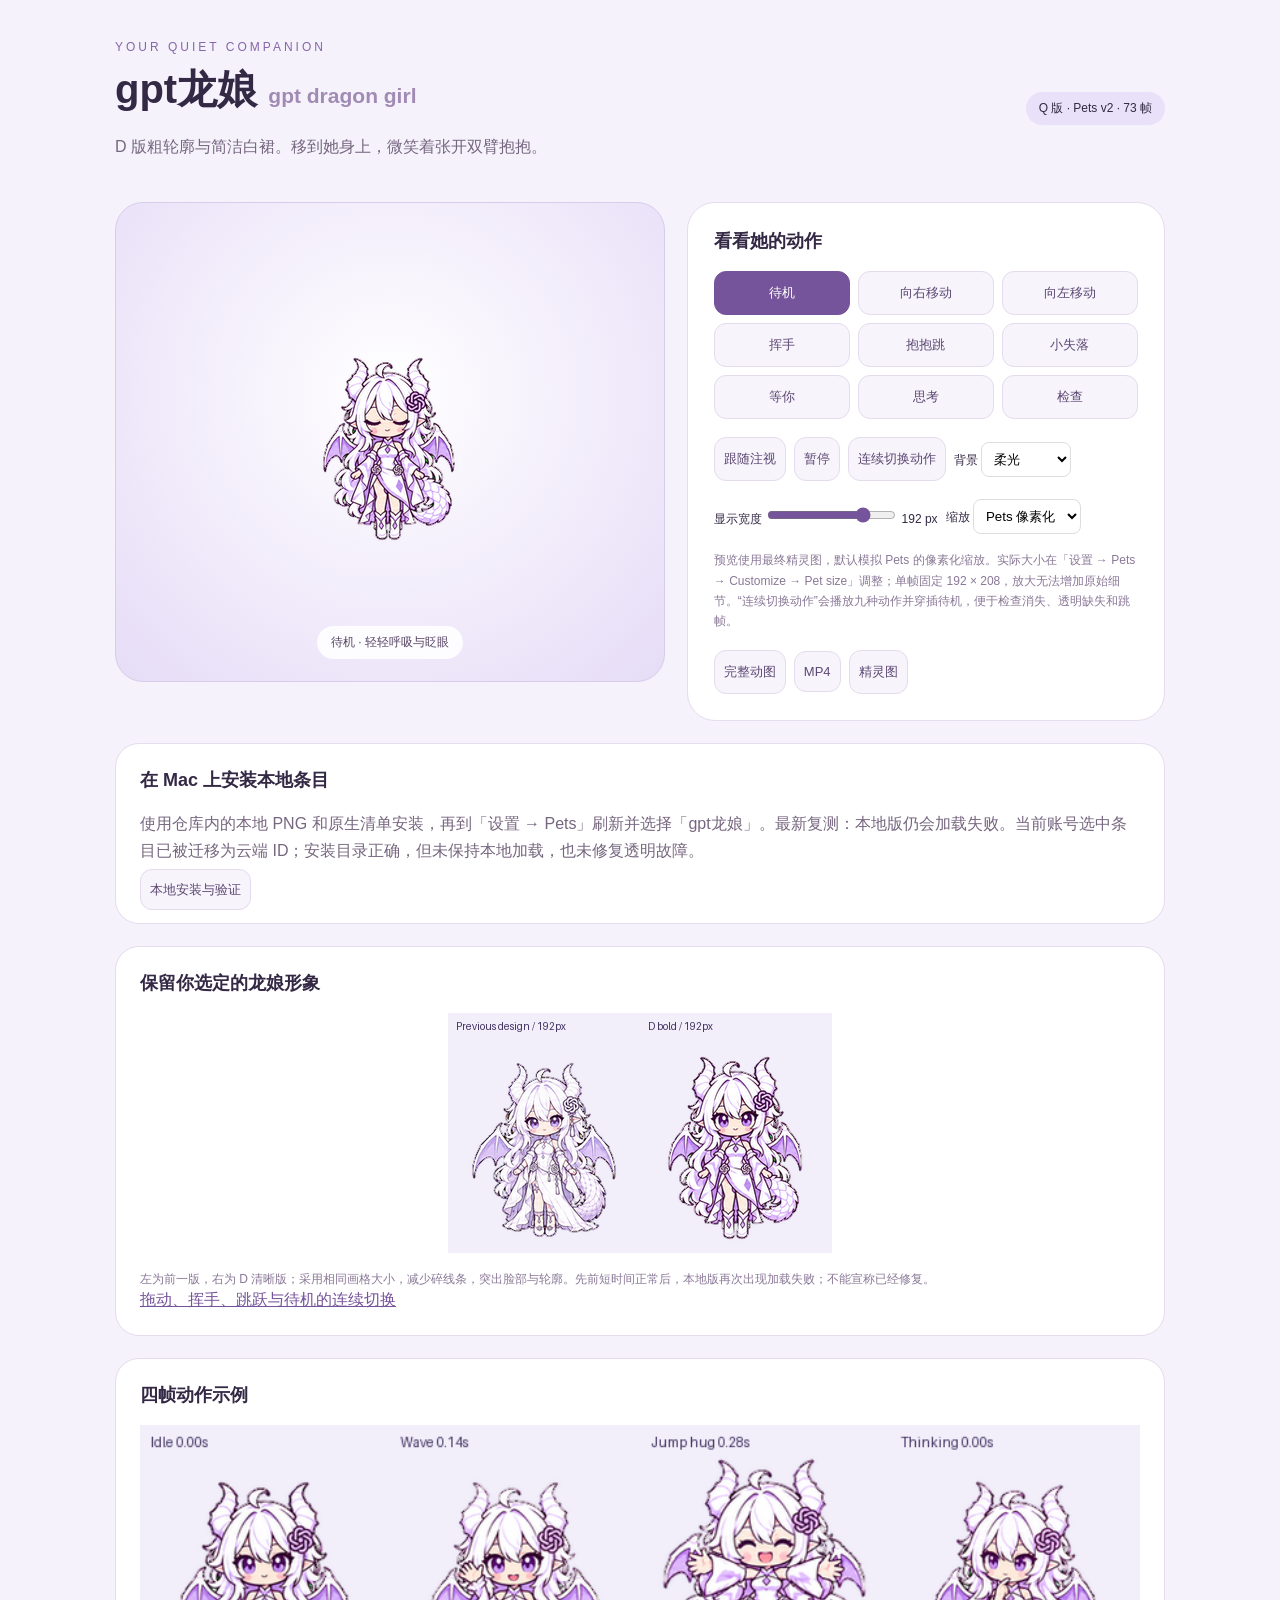
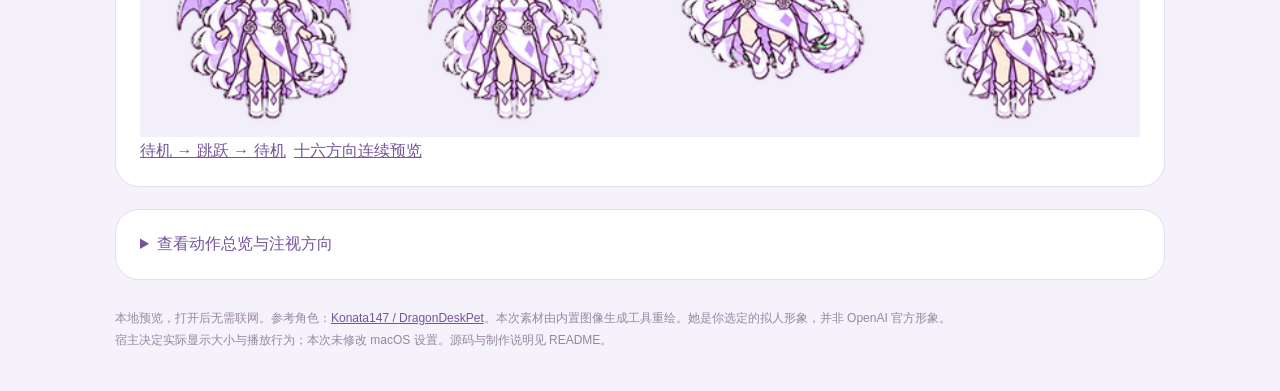
<file: index.html>
<!doctype html><html lang="zh-CN"><meta charset="utf-8"><meta name="viewport" content="width=device-width,initial-scale=1"><title>gpt龙娘 · D 清晰版与微笑抱抱</title>
<link rel="stylesheet" href="styles.css"><main><header><div><div class="eyebrow">YOUR QUIET COMPANION</div><h1>gpt龙娘 <span style="font-size:21px;color:#a18bb4">gpt dragon girl</span></h1><p>D 版粗轮廓与简洁白裙。移到她身上，微笑着张开双臂抱抱。</p></div><span class="tag">Q 版 · Pets v2 · 73 帧</span></header>
<div class="workspace"><div id="stage" class="stage"><div id="pet" class="pet" role="img" aria-label="gpt龙娘动画预览"></div><div id="caption" class="caption">待机 · 轻轻呼吸与眨眼</div></div><div class="controls"><h2>看看她的动作</h2><div class="states" id="states"></div><div class="row"><button id="look">跟随注视</button><button id="pause">暂停</button><button id="cycle">连续切换动作</button><label style="font-size:12px">背景 <select id="theme"><option value="">柔光</option><option value="dark">深色</option><option value="checker">透明网格</option></select></label></div><div class="row"><label style="font-size:12px">显示宽度 <input id="size" type="range" min="80" max="224" step="1" value="192"> <output id="size-value">192 px</output></label><label style="font-size:12px">缩放 <select id="smoothing"><option value="pixelated">Pets 像素化</option><option value="auto">平滑参考</option></select></label></div><p class="hint">预览使用最终精灵图，默认模拟 Pets 的像素化缩放。实际大小在「设置 → Pets → Customize → Pet size」调整；单帧固定 192 × 208，放大无法增加原始细节。“连续切换动作”会播放九种动作并穿插待机，便于检查消失、透明缺失和跳帧。</p><div class="row links"><a class="button" href="assets/preview.gif">完整动图</a><a class="button" href="assets/preview.mp4">MP4</a><a class="button" href="assets/spritesheet.png" download>精灵图</a></div></div></div>
<div class="section"><h2>在 Mac 上安装本地条目</h2><p>使用仓库内的本地 PNG 和原生清单安装，再到「设置 → Pets」刷新并选择「gpt龙娘」。最新复测：本地版仍会加载失败。当前账号选中条目已被迁移为云端 ID；安装目录正确，但未保持本地加载，也未修复透明故障。</p><a class="button" href="local-install.html">本地安装与验证</a></div><div class="section"><h2>保留你选定的龙娘形象</h2><img class="comparison" src="assets/comparison.png" alt="同一192像素画格内的旧版与Q版对比"><p class="hint">左为前一版，右为 D 清晰版；采用相同画格大小，减少碎线条，突出脸部与轮廓。先前短时间正常后，本地版再次出现加载失败；不能宣称已经修复。</p><a href="assets/movement-transitions.gif">拖动、挥手、跳跃与待机的连续切换</a></div><div class="section"><h2>四帧动作示例</h2><img class="proof" src="assets/motion-stills.png" alt="待机、挥手、跳跃顶点和思考的四个最终精灵帧"><div class="links"><a href="assets/idle-jump-idle.gif">待机 → 跳跃 → 待机</a><a href="assets/look-loop.gif">十六方向连续预览</a></div></div>
<details class="section"><summary>查看动作总览与注视方向</summary><img class="sheet" src="assets/contact-sheet.png" alt="全部动画帧总览"><img class="sheet" src="assets/directions.png" alt="十六方向注视检查图"></details>
<footer>本地预览，打开后无需联网。参考角色：<a href="https://github.com/Konata147/DragonDeskPet">Konata147 / DragonDeskPet</a>。本次素材由内置图像生成工具重绘。她是你选定的拟人形象，并非 OpenAI 官方形象。<br>宿主决定实际显示大小与播放行为；本次未修改 macOS 设置。源码与制作说明见 README。</footer></main>
<script src="preview.js"></script></html>
</file>
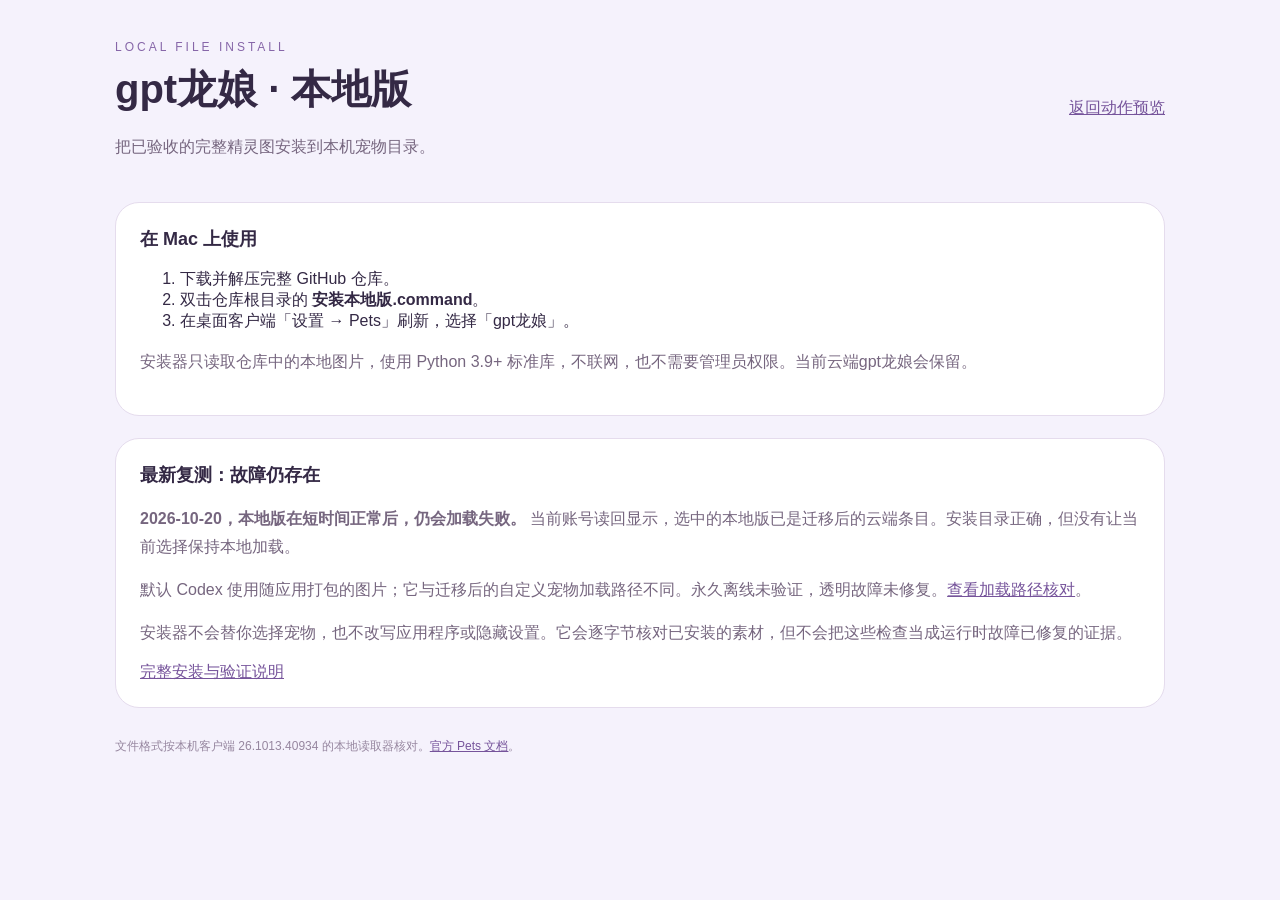
<file: local-install.html>
<!doctype html><html lang="zh-CN"><meta charset="utf-8"><meta name="viewport" content="width=device-width,initial-scale=1"><title>gpt龙娘 · 本地安装</title><link rel="stylesheet" href="styles.css"><main><header><div><div class="eyebrow">LOCAL FILE INSTALL</div><h1>gpt龙娘 · 本地版</h1><p>把已验收的完整精灵图安装到本机宠物目录。</p></div><a href="index.html">返回动作预览</a></header><div class="section"><h2>在 Mac 上使用</h2><ol><li>下载并解压完整 GitHub 仓库。</li><li>双击仓库根目录的 <strong>安装本地版.command</strong>。</li><li>在桌面客户端「设置 → Pets」刷新，选择「gpt龙娘」。</li></ol><p>安装器只读取仓库中的本地图片，使用 Python 3.9+ 标准库，不联网，也不需要管理员权限。当前云端gpt龙娘会保留。</p></div><div class="section"><h2>最新复测：故障仍存在</h2><p><strong>2026-10-20，本地版在短时间正常后，仍会加载失败。</strong> 当前账号读回显示，选中的本地版已是迁移后的云端条目。安装目录正确，但没有让当前选择保持本地加载。</p><p>默认 Codex 使用随应用打包的图片；它与迁移后的自定义宠物加载路径不同。永久离线未验证，透明故障未修复。<a href="docs/display-troubleshooting.md">查看加载路径核对</a>。</p><p>安装器不会替你选择宠物，也不改写应用程序或隐藏设置。它会逐字节核对已安装的素材，但不会把这些检查当成运行时故障已修复的证据。</p><a href="docs/local-install.md">完整安装与验证说明</a></div><footer>文件格式按本机客户端 26.1013.40934 的本地读取器核对。<a href="https://learn.chatgpt.com/docs/pets">官方 Pets 文档</a>。</footer></main></html>
</file>
<file: styles.css>
:root{font-family:-apple-system,BlinkMacSystemFont,"PingFang SC",sans-serif;color:#342945;background:#f5f2fc}*{box-sizing:border-box}body{margin:0;padding:40px 24px}main{max-width:1050px;margin:auto}header{display:flex;justify-content:space-between;align-items:center;gap:24px;margin-bottom:26px}.eyebrow{font-size:12px;letter-spacing:3px;color:#8666a8}h1{font-size:40px;margin:8px 0}p{line-height:1.7;color:#76667f}.tag{padding:8px 13px;background:#e9e0fa;border-radius:20px;font-size:12px}.workspace{display:grid;grid-template-columns:1.15fr 1fr;gap:22px}.stage{height:480px;border:1px solid #d8cde9;border-radius:28px;display:flex;align-items:center;justify-content:center;position:relative;overflow:hidden;transition:background .2s;background:radial-gradient(circle at 50% 40%,#fff,#e6dcf7)}.stage.dark{background:radial-gradient(circle at 50% 40%,#423a53,#171420)}.stage.checker{background-color:#fff;background-image:conic-gradient(#ece8f2 25%,transparent 0 50%,#ece8f2 0 75%,transparent 0);background-size:32px 32px}.pet{width:var(--pet-width,192px);height:calc(var(--pet-width,192px) * 208 / 192);background-image:url('assets/spritesheet.png');background-repeat:no-repeat;background-size:800% 1100%;image-rendering:pixelated;flex-shrink:0}.caption{position:absolute;bottom:22px;background:#fffD;padding:8px 14px;border-radius:99px;font-size:12px;color:#564564}.controls{background:#fff;border:1px solid #e5dced;border-radius:28px;padding:26px}h2{font-size:18px;margin:0 0 18px}.states{display:grid;grid-template-columns:repeat(3,1fr);gap:8px}button,a.button{font:inherit;font-size:13px;cursor:pointer;border:1px solid #e4dced;border-radius:12px;background:#f7f4fc;color:#5d4872;padding:12px 9px;text-decoration:none;text-align:center}button:hover,button.active{background:#76549b;color:white;border-color:#76549b}.row{display:flex;gap:8px;align-items:center;margin-top:18px;flex-wrap:wrap}.hint{font-size:12px;margin:16px 0 0;color:#8a7897}.section{margin-top:22px;padding:24px;background:#fff;border:1px solid #e5dced;border-radius:24px}.proof{width:100%;height:auto}.links{display:flex;gap:8px;flex-wrap:wrap}footer{font-size:12px;margin-top:28px;color:#96869f;line-height:1.8}details{margin-top:20px}summary{cursor:pointer;color:#76549b}.sheet{max-width:100%;margin-top:16px}a{color:#76549b}select{padding:8px;border:1px solid #ddd;border-radius:8px;background:white}input{accent-color:#76549b}
@media(max-width:750px){body{padding:24px 16px}header{display:block}h1{font-size:32px}.workspace{grid-template-columns:1fr}.stage{height:390px}.tag{display:inline-block;margin-top:8px}}

.comparison{display:block;width:384px;max-width:100%;height:auto;margin:0 auto 16px}
</file>
